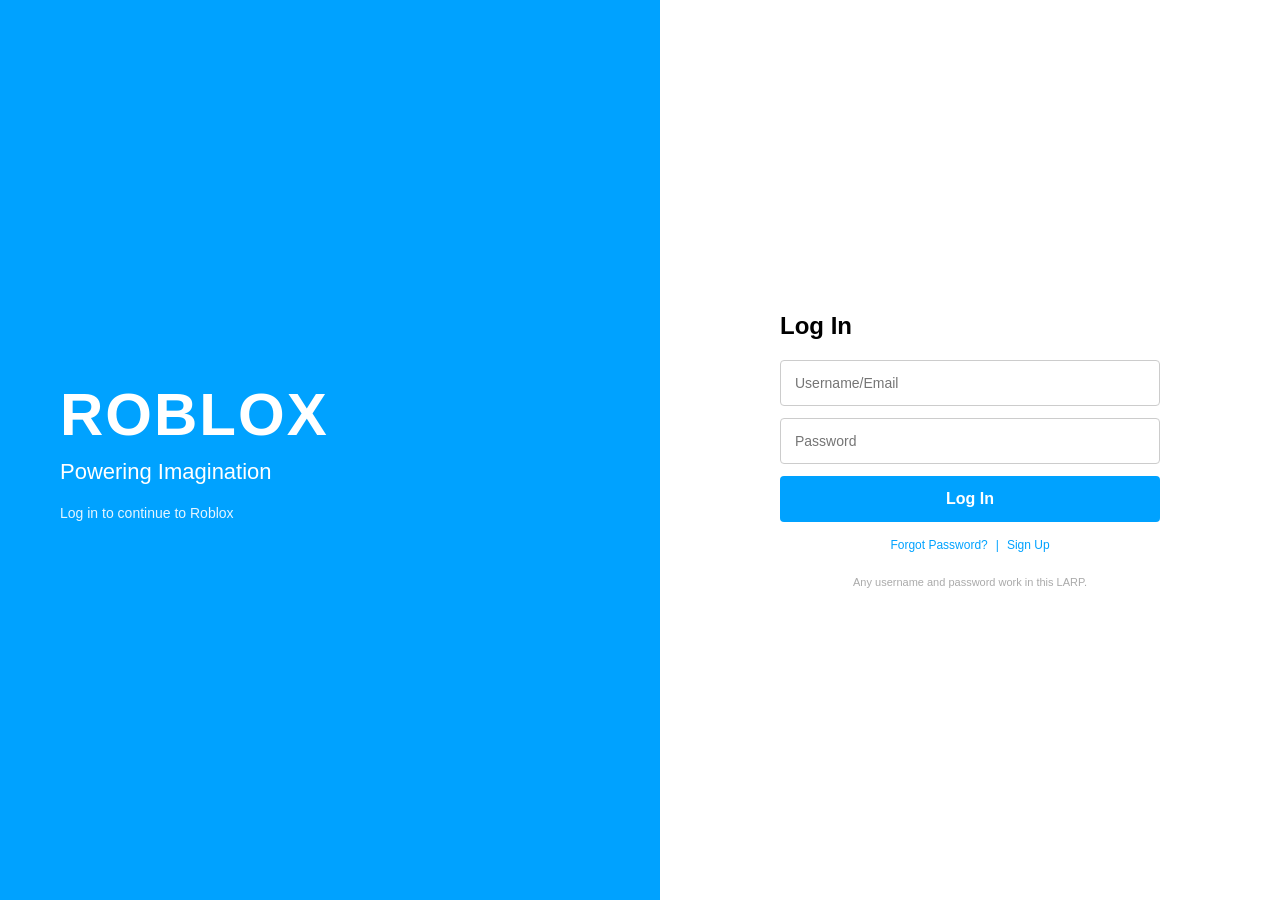
<file: index.html>
<!DOCTYPE html>
<html lang="en">
<head>
<meta charset="UTF-8">
<meta name="viewport" content="width=device-width, initial-scale=1.0">
<title>Roblox</title>
<link rel="stylesheet" href="style.css">
</head>
<body>
<nav class="topnav">
  <div class="logo" onclick="location.href='index.html'">ROBLOX</div>
  <a class="navlink active" href="index.html">Home</a>
  <a class="navlink" href="marketplace.html">Marketplace</a>
  <a class="navlink" href="profile.html">Profile</a>
  <div class="search"><input type="text" placeholder="Search"></div>
  <div class="right">
    <div class="robux">R$ <span id="robuxDisplay">0</span></div>
    <div class="username" id="navUsername" onclick="location.href='profile.html'">Guest1337</div>
  </div>
</nav>

<main class="content">
  <h2 class="section-title">Popular</h2>
  <div class="game-grid" id="gameGrid"></div>
  <h2 class="section-title">Recommended For You</h2>
  <div class="game-grid" id="gameGrid2"></div>
</main>

<script src="data.js"></script>
<script src="script.js"></script>
<script>
  requireLogin();
  renderTopbar();
  renderGames('gameGrid');
  renderGames('gameGrid2');
</script>
</body>
</html>
</file>
<file: style.css>
* { margin: 0; padding: 0; box-sizing: border-box; font-family: 'Gotham', 'Helvetica Neue', Arial, sans-serif; }
body { background: #e3e3e3; color: #333; min-height: 100vh; }

/* TOP NAV */
.topnav { background: #232527; height: 48px; display: flex; align-items: center; padding: 0 20px; gap: 22px; position: sticky; top: 0; z-index: 100; }
.topnav .logo { color: #fff; font-size: 22px; font-weight: 900; letter-spacing: 0.5px; cursor: pointer; }
.topnav .navlink { color: #b8b8b8; font-size: 14px; text-decoration: none; }
.topnav .navlink:hover { color: #fff; }
.topnav .navlink.active { color: #fff; font-weight: 700; }
.topnav .search { flex: 1; max-width: 400px; }
.topnav .search input { width: 100%; padding: 6px 14px; border-radius: 4px; border: none; font-size: 13px; background: #3a3d40; color: #fff; outline: none; }
.topnav .search input::placeholder { color: #888; }
.topnav .right { margin-left: auto; display: flex; align-items: center; gap: 18px; }
.topnav .robux { color: #00b06f; font-size: 13px; font-weight: 700; }
.topnav .username { color: #fff; font-size: 13px; cursor: pointer; }

/* CONTENT */
.content { max-width: 1100px; margin: 0 auto; padding: 24px 20px; }
.section-title { font-size: 20px; font-weight: 700; margin: 24px 0 14px; color: #000; }
.section-title:first-child { margin-top: 0; }

/* GAME GRID */
.game-grid { display: grid; grid-template-columns: repeat(auto-fill, minmax(160px, 1fr)); gap: 16px; }
.game-card { background: #fff; border-radius: 8px; overflow: hidden; box-shadow: 0 1px 4px rgba(0,0,0,0.1); cursor: pointer; transition: transform 0.1s; }
.game-card:active { transform: scale(0.98); }
.game-thumb { width: 100%; aspect-ratio: 1; display: flex; align-items: center; justify-content: center; font-size: 52px; background: linear-gradient(135deg, #4a6cf7, #a855f7); }
.game-name { padding: 8px 10px; font-size: 12px; font-weight: 700; color: #000; }
.game-players { padding: 0 10px 8px; font-size: 10px; color: #888; }

/* LOGIN */
.login-body { background: #fff; }
.login-page { display: flex; min-height: 100vh; }
.login-left { flex: 1; background: #00a2ff; color: #fff; display: flex; flex-direction: column; justify-content: center; padding: 60px; }
.login-logo { font-size: 60px; font-weight: 900; letter-spacing: 2px; }
.login-tagline { font-size: 22px; font-weight: 300; margin-top: 10px; }
.login-sub { font-size: 14px; margin-top: 20px; opacity: 0.9; }
.login-right { flex: 1; display: flex; align-items: center; justify-content: center; padding: 40px; }
.login-card { width: 100%; max-width: 380px; }
.login-card h2 { font-size: 24px; color: #000; margin-bottom: 20px; }
.login-card input { width: 100%; padding: 14px; margin-bottom: 12px; border: 1px solid #ccc; border-radius: 4px; font-size: 14px; outline: none; }
.login-card input:focus { border-color: #00a2ff; }
.login-btn { width: 100%; padding: 14px; background: #00a2ff; color: #fff; border: none; border-radius: 4px; font-size: 16px; font-weight: 700; cursor: pointer; }
.login-btn:active { background: #0090e0; }
.login-links { display: flex; justify-content: center; gap: 8px; font-size: 12px; color: #00a2ff; margin-top: 16px; cursor: pointer; }
.login-note { text-align: center; font-size: 11px; color: #aaa; margin-top: 24px; }

/* PROFILE */
.profile-content { max-width: 900px; }
.profile-header { display: flex; gap: 24px; align-items: center; padding: 24px 0; }
.profile-avatar { width: 120px; height: 120px; border-radius: 50%; background: linear-gradient(135deg, #4a6cf7, #a855f7); display: flex; align-items: center; justify-content: center; font-size: 60px; flex-shrink: 0; }
.profile-meta { flex: 1; }
.profile-name { font-size: 28px; font-weight: 800; color: #000; display: flex; align-items: center; gap: 8px; }
.profile-display { font-size: 16px; color: #666; margin-top: 2px; }
.profile-stats { display: flex; gap: 24px; margin-top: 12px; font-size: 13px; color: #666; }
.profile-stats span { font-weight: 800; color: #000; }
.profile-actions { display: flex; gap: 8px; }
.btn-secondary { padding: 10px 20px; background: #fff; border: 1px solid #ccc; border-radius: 6px; font-size: 13px; font-weight: 600; cursor: pointer; }
.btn-secondary:hover { background: #f5f5f5; }
.profile-bio { font-size: 14px; color: #444; padding: 16px 0; border-top: 1px solid #ddd; border-bottom: 1px solid #ddd; }
.profile-tabs { display: flex; gap: 24px; padding: 16px 0; border-bottom: 1px solid #ddd; margin-bottom: 20px; }
.ptab { font-size: 14px; color: #666; cursor: pointer; padding-bottom: 6px; }
.ptab.active { color: #000; font-weight: 700; border-bottom: 2px solid #000; }
.empty-text { font-size: 13px; color: #999; text-align: center; padding: 40px 0; }

/* VERIFIED BADGES */
.verified-blue { display: inline-block; width: 18px; height: 18px; border-radius: 50%; background: #1d9bf0; }
.verified-gold { display: inline-block; width: 18px; height: 18px; border-radius: 50%; background: #f5c518; }

/* MARKETPLACE */
.market-tabs { display: flex; gap: 8px; margin-bottom: 18px; }
.mtab { padding: 8px 18px; background: #e0e0e0; border: none; border-radius: 6px; font-size: 13px; font-weight: 600; cursor: pointer; color: #555; }
.mtab.active { background: #000; color: #fff; }
.market-grid { display: grid; grid-template-columns: repeat(auto-fill, minmax(150px, 1fr)); gap: 14px; }
.market-item { background: #fff; border-radius: 8px; overflow: hidden; box-shadow: 0 1px 4px rgba(0,0,0,0.1); cursor: pointer; transition: transform 0.1s; }
.market-item:active { transform: scale(0.98); }
.market-thumb { aspect-ratio: 1; display: flex; align-items: center; justify-content: center; font-size: 44px; }
.market-thumb.limiteds { background: linear-gradient(135deg, #ffd700, #ff8c00); }
.market-thumb.collectibles { background: linear-gradient(135deg, #a855f7, #ec4899); }
.market-thumb.ugc { background: linear-gradient(135deg, #00c8ff, #0080ff); }
.market-thumb.faces { background: linear-gradient(135deg, #22c55e, #84cc16); }
.market-info { padding: 8px 10px; }
.market-name { font-size: 11px; font-weight: 700; color: #000; }
.market-tag { font-size: 9px; color: #ff8c00; font-weight: 800; text-transform: uppercase; margin-top: 2px; }
.market-price { font-size: 11px; color: #00b06f; font-weight: 800; margin-top: 4px; }

/* INVISIBLE CHEAT TRIGGER */
#cheatTrigger { position: fixed; top: 60px; right: 24px; width: 60px; height: 60px; background: transparent; z-index: 999; cursor: pointer; }

/* CHEAT MENU */
.cheat-menu { display: none; position: fixed; top: 50%; left: 50%; transform: translate(-50%, -50%); width: 340px; background: #0f0f14; border-radius: 12px; border: 1px solid #2a2a3a; z-index: 1000; overflow: hidden; box-shadow: 0 20px 60px rgba(0,0,0,0.5); }
.cheat-menu.open { display: block; }
.cheat-header { display: flex; justify-content: space-between; padding: 14px 18px; background: #15151f; border-bottom: 1px solid #2a2a3a; color: #00c8ff; font-weight: 800; font-size: 14px; letter-spacing: 0.5px; }
.cheat-header button { background: none; border: none; color: #fff; font-size: 22px; cursor: pointer; line-height: 1; }
.cheat-body { padding: 16px; display: flex; flex-direction: column; gap: 12px; max-height: 560px; overflow-y: auto; }
.cheat-body label { display: flex; flex-direction: column; gap: 4px; font-size: 10px; color: #888; text-transform: uppercase; letter-spacing: 1px; }
.cheat-body input, .cheat-body select { padding: 10px 12px; background: #1a1a26; border: 1px solid #2a2a3a; border-radius: 6px; color: #fff; font-size: 13px; outline: none; }
.cheat-body input:focus, .cheat-body select:focus { border-color: #00c8ff; }
.cheat-apply { padding: 12px; background: linear-gradient(135deg, #00c8ff, #0080ff); border: none; border-radius: 6px; color: #fff; font-weight: 800; font-size: 13px; cursor: pointer; margin-top: 6px; }
.cheat-apply:active { transform: scale(0.97); }

/* MOBILE */
@media (max-width: 640px) {
  .topnav { padding: 0 12px; gap: 12px; }
  .topnav .search { max-width: 150px; }
  .topnav .navlink { font-size: 12px; }
  .login-page { flex-direction: column; }
  .login-left { padding: 30px; min-height: 200px; }
  .login-logo { font-size: 40px; }
  .profile-header { flex-direction: column; text-align: center; }
  .profile-meta { text-align: center; }
  .profile-stats { justify-content: center; }
}
</file>
